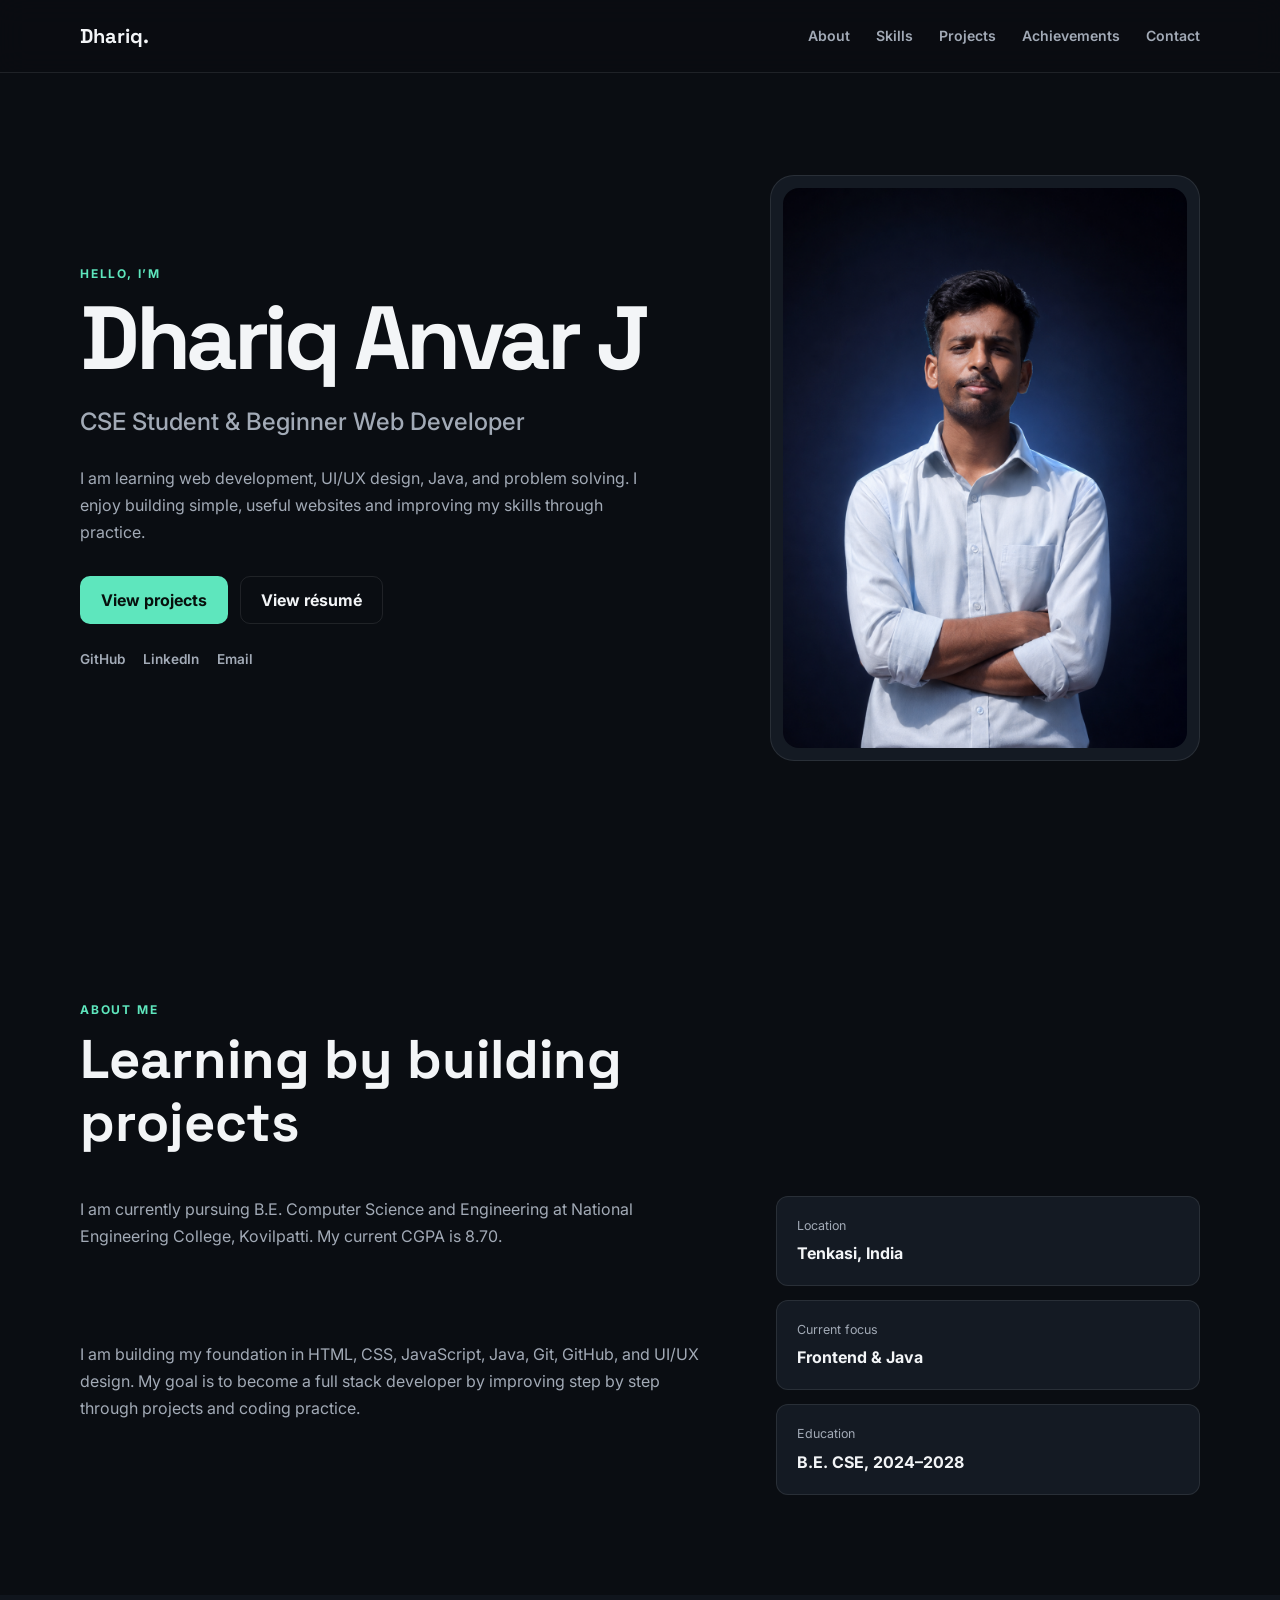
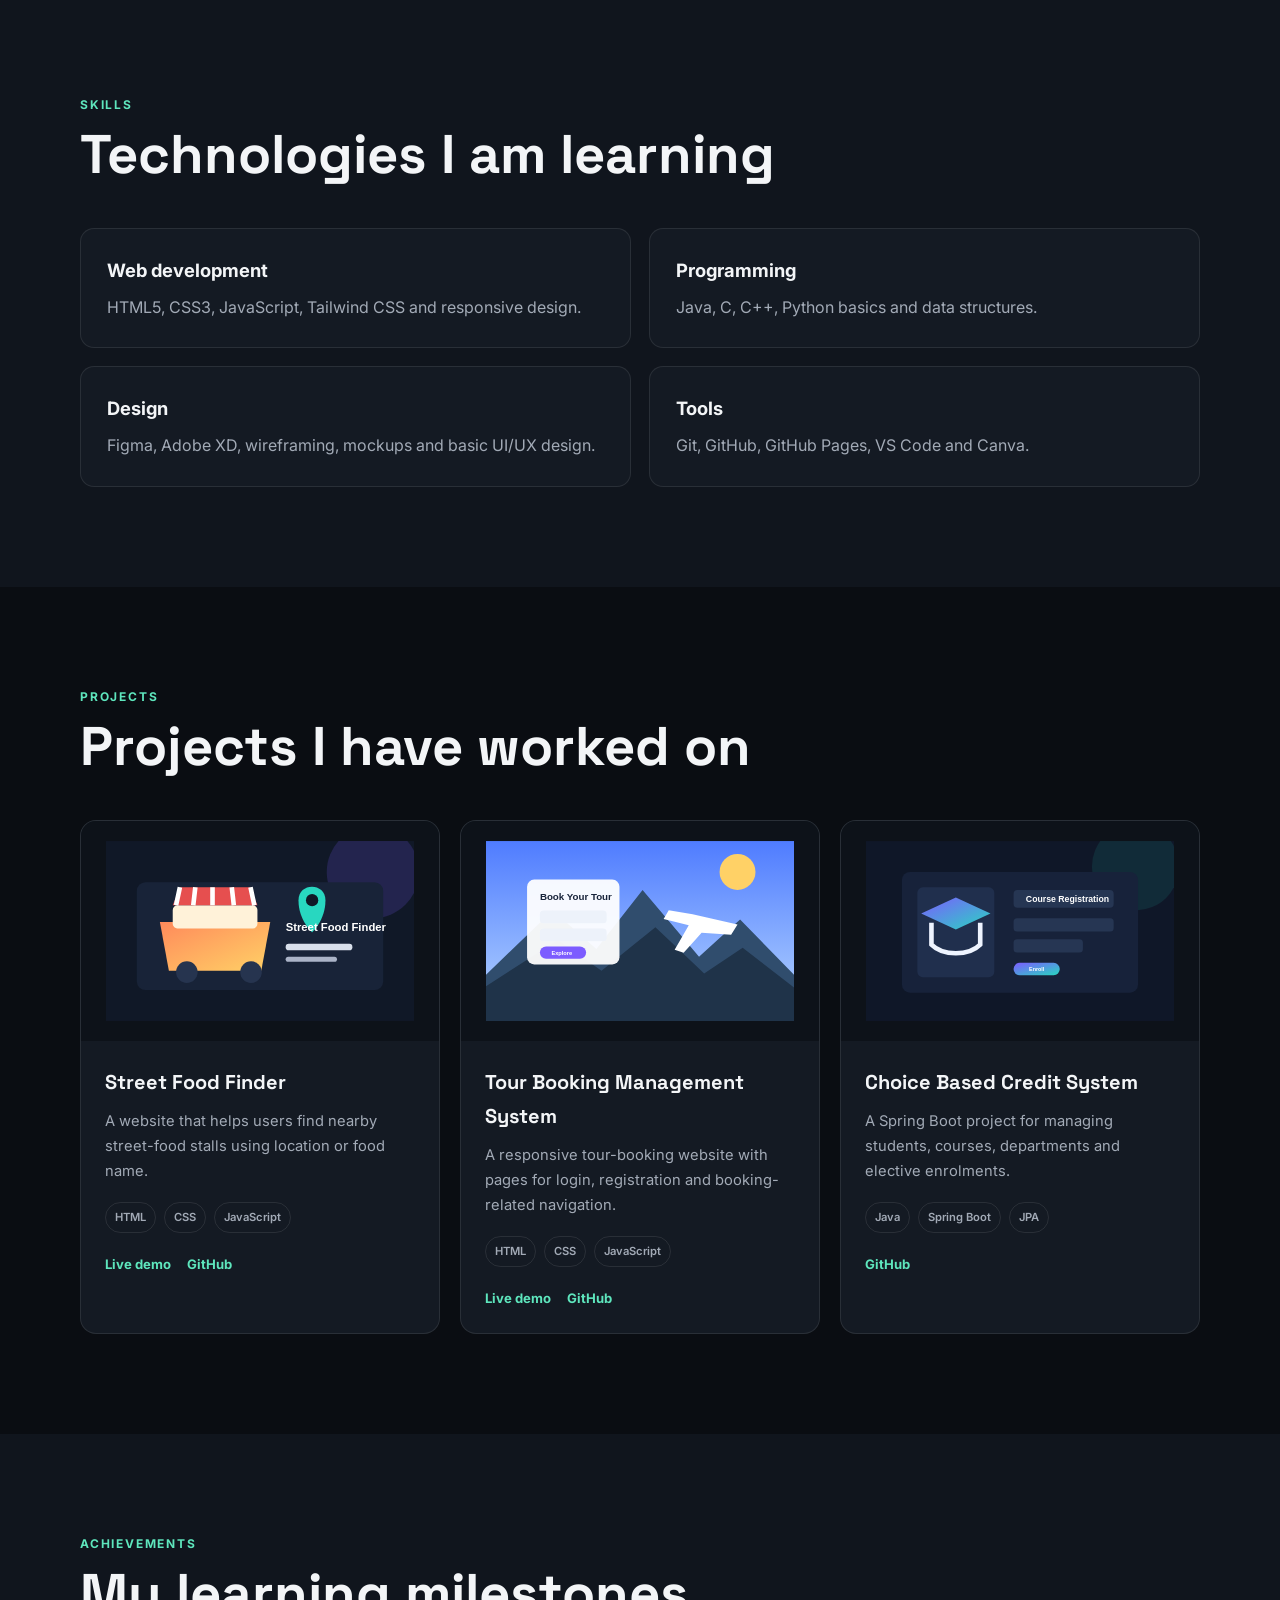
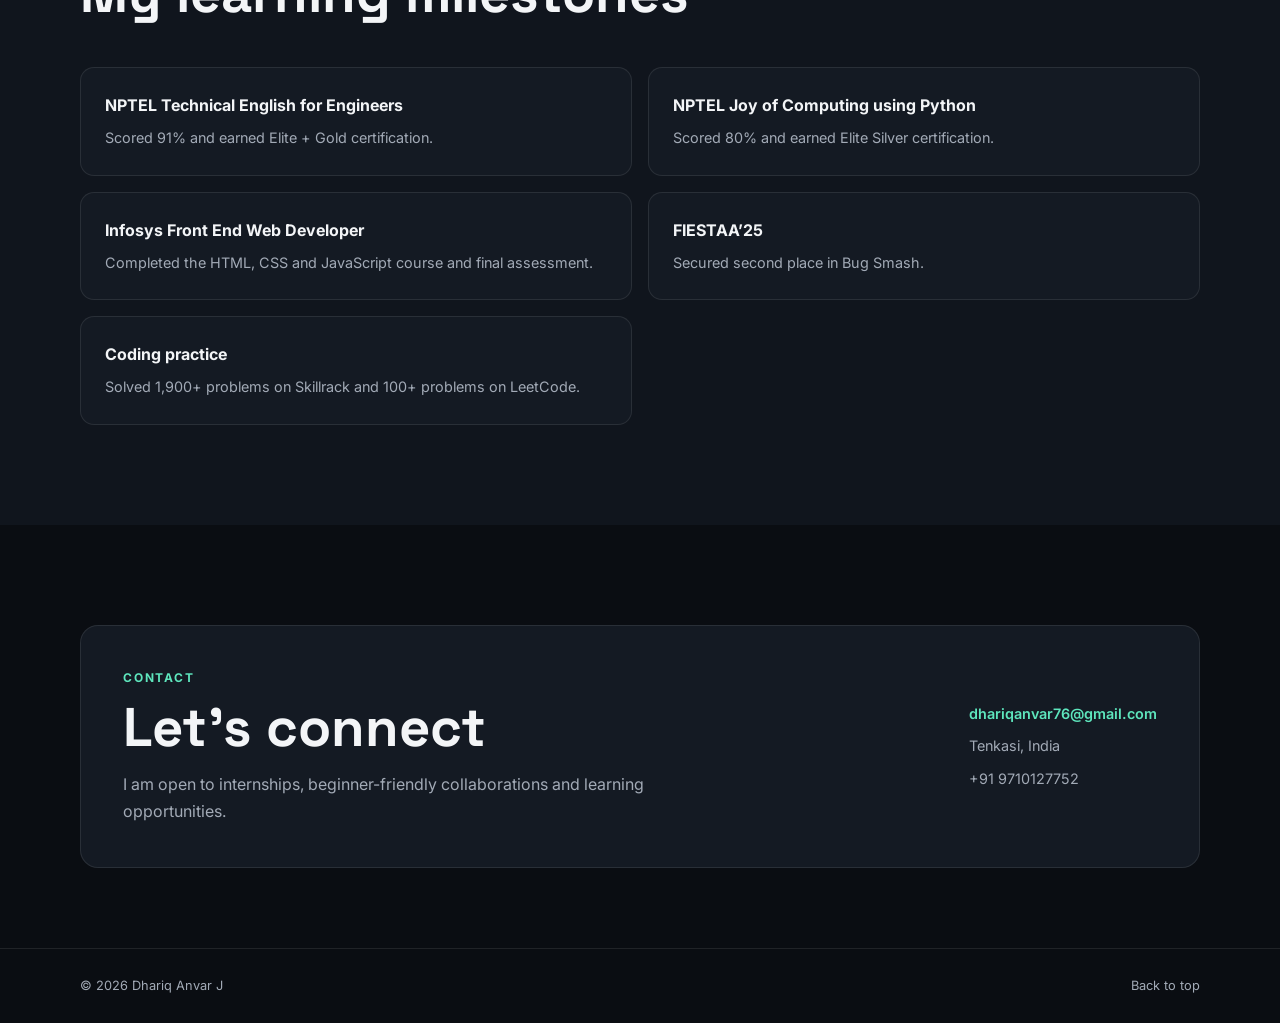
<file: index.html>
<!DOCTYPE html>
<html lang="en">
<head>
  <meta charset="UTF-8">
  <meta name="viewport" content="width=device-width, initial-scale=1.0">
  <meta name="description" content="Portfolio of Dhariq Anvar J, a CSE student learning web development and UI/UX design.">
  <title>Dhariq Anvar J | Portfolio</title>

  <link rel="preconnect" href="https://fonts.googleapis.com">
  <link rel="preconnect" href="https://fonts.gstatic.com" crossorigin>
  <link href="https://fonts.googleapis.com/css2?family=Inter:wght@400;500;600;700&family=Space+Grotesk:wght@600;700&display=swap" rel="stylesheet">

  <link rel="stylesheet" href="css/style.css">
  <script src="js/script.js" defer></script>
</head>
<body>
  <header class="site-header">
    <nav class="navbar container">
      <a class="logo" href="#home">Dhariq.</a>

      <button class="menu-button" type="button" aria-expanded="false" aria-controls="nav-links" aria-label="Open menu">
        <span></span><span></span><span></span>
      </button>

      <ul class="nav-links" id="nav-links">
        <li><a href="#about">About</a></li>
        <li><a href="#skills">Skills</a></li>
        <li><a href="#projects">Projects</a></li>
        <li><a href="#achievements">Achievements</a></li>
        <li><a href="#contact">Contact</a></li>
      </ul>
    </nav>
  </header>

  <main>
    <section class="hero section" id="home">
      <div class="container hero-grid">
        <div class="hero-content">
          <p class="small-label">Hello, I’m</p>
          <h1>Dhariq Anvar J</h1>
          <h2>CSE Student &amp; Beginner Web Developer</h2>

          <p class="hero-text">
            I am learning web development, UI/UX design, Java, and problem solving.
            I enjoy building simple, useful websites and improving my skills through practice.
          </p>

          <div class="hero-buttons">
            <a class="button primary-button" href="#projects">View projects</a>
            <a class="button secondary-button"
               href="assets/resume/Dhariq-Anvar-J-Resume.pdf"
               target="_blank"
               rel="noopener noreferrer">View résumé</a>
          </div>

          <div class="social-links">
            <a href="https://github.com/dhariqanvar-7" target="_blank" rel="noopener noreferrer">GitHub</a>
            <a href="https://www.linkedin.com/" target="_blank" rel="noopener noreferrer">LinkedIn</a>
            <a href="mailto:dhariqanvar76@gmail.com">Email</a>
          </div>
        </div>

        <div class="hero-photo">
          <img src="assets/images/dhariq-anvar-j.png" alt="Dhariq Anvar J">
        </div>
      </div>
    </section>

    <section class="section" id="about">
      <div class="container">
        <div class="section-heading">
          <p class="small-label">About me</p>
          <h2>Learning by building projects</h2>
        </div>

        <div class="about-grid">
          <div class="about-text">
            <p>
              I am currently pursuing B.E. Computer Science and Engineering at National Engineering College,
              Kovilpatti. My current CGPA is 8.70.
            </p>
            <p>
              I am building my foundation in HTML, CSS, JavaScript, Java, Git, GitHub, and UI/UX design.
              My goal is to become a full stack developer by improving step by step through projects and coding practice.
            </p>
          </div>

          <div class="quick-info">
            <div>
              <span>Location</span>
              <strong>Tenkasi, India</strong>
            </div>
            <div>
              <span>Current focus</span>
              <strong>Frontend &amp; Java</strong>
            </div>
            <div>
              <span>Education</span>
              <strong>B.E. CSE, 2024–2028</strong>
            </div>
          </div>
        </div>
      </div>
    </section>

    <section class="section alt-section" id="skills">
      <div class="container">
        <div class="section-heading">
          <p class="small-label">Skills</p>
          <h2>Technologies I am learning</h2>
        </div>

        <div class="skills-grid">
          <article class="skill-card">
            <h3>Web development</h3>
            <p>HTML5, CSS3, JavaScript, Tailwind CSS and responsive design.</p>
          </article>

          <article class="skill-card">
            <h3>Programming</h3>
            <p>Java, C, C++, Python basics and data structures.</p>
          </article>

          <article class="skill-card">
            <h3>Design</h3>
            <p>Figma, Adobe XD, wireframing, mockups and basic UI/UX design.</p>
          </article>

          <article class="skill-card">
            <h3>Tools</h3>
            <p>Git, GitHub, GitHub Pages, VS Code and Canva.</p>
          </article>
        </div>
      </div>
    </section>

    <section class="section" id="projects">
      <div class="container">
        <div class="section-heading">
          <p class="small-label">Projects</p>
          <h2>Projects I have worked on</h2>
        </div>

        <div class="projects-grid">
          <article class="project-card">
            <img src="assets/images/street-food-finder.svg" alt="Street Food Finder project">
            <div class="project-content">
              <h3>Street Food Finder</h3>
              <p>
                A website that helps users find nearby street-food stalls using location or food name.
              </p>
              <div class="tags">
                <span>HTML</span><span>CSS</span><span>JavaScript</span>
              </div>
              <div class="project-links">
                <a href="https://dhariqanvar-7.github.io/Street-Food-Finder/"
                   target="_blank" rel="noopener noreferrer">Live demo</a>
                <a href="https://github.com/dhariqanvar-7/Street-Food-Finder"
                   target="_blank" rel="noopener noreferrer">GitHub</a>
              </div>
            </div>
          </article>

          <article class="project-card">
            <img src="assets/images/tour-booking.svg" alt="Tour Booking Management System project">
            <div class="project-content">
              <h3>Tour Booking Management System</h3>
              <p>
                A responsive tour-booking website with pages for login, registration and booking-related navigation.
              </p>
              <div class="tags">
                <span>HTML</span><span>CSS</span><span>JavaScript</span>
              </div>
              <div class="project-links">
                <a href="https://dhariqanvar-7.github.io/Tour-Booking-Management-System/"
                   target="_blank" rel="noopener noreferrer">Live demo</a>
                <a href="https://github.com/dhariqanvar-7/Tour-Booking-Management-System"
                   target="_blank" rel="noopener noreferrer">GitHub</a>
              </div>
            </div>
          </article>

          <article class="project-card">
            <img src="assets/images/choice-credit-system.svg" alt="Choice Based Credit System project">
            <div class="project-content">
              <h3>Choice Based Credit System</h3>
              <p>
                A Spring Boot project for managing students, courses, departments and elective enrolments.
              </p>
              <div class="tags">
                <span>Java</span><span>Spring Boot</span><span>JPA</span>
              </div>
              <div class="project-links">
                <a href="https://github.com/dhariqanvar-7/Choice-Based-Credit-System"
                   target="_blank" rel="noopener noreferrer">GitHub</a>
              </div>
            </div>
          </article>
        </div>
      </div>
    </section>

    <section class="section alt-section" id="achievements">
      <div class="container">
        <div class="section-heading">
          <p class="small-label">Achievements</p>
          <h2>My learning milestones</h2>
        </div>

        <div class="achievement-list">
          <article>
            <h3>NPTEL Technical English for Engineers</h3>
            <p>Scored 91% and earned Elite + Gold certification.</p>
          </article>

          <article>
            <h3>NPTEL Joy of Computing using Python</h3>
            <p>Scored 80% and earned Elite Silver certification.</p>
          </article>

          <article>
            <h3>Infosys Front End Web Developer</h3>
            <p>Completed the HTML, CSS and JavaScript course and final assessment.</p>
          </article>

          <article>
            <h3>FIESTAA’25</h3>
            <p>Secured second place in Bug Smash.</p>
          </article>

          <article>
            <h3>Coding practice</h3>
            <p>Solved 1,900+ problems on Skillrack and 100+ problems on LeetCode.</p>
          </article>
        </div>
      </div>
    </section>

    <section class="section contact-section" id="contact">
      <div class="container contact-box">
        <div>
          <p class="small-label">Contact</p>
          <h2>Let’s connect</h2>
          <p>
            I am open to internships, beginner-friendly collaborations and learning opportunities.
          </p>
        </div>

        <div class="contact-links">
          <a href="mailto:dhariqanvar76@gmail.com">dhariqanvar76@gmail.com</a>
          <span>Tenkasi, India</span>
          <span>+91 9710127752</span>
        </div>
      </div>
    </section>
  </main>

  <footer>
    <div class="container footer-content">
      <p>© 2026 Dhariq Anvar J</p>
      <a href="#home">Back to top</a>
    </div>
  </footer>
</body>
</html>
</file>
<file: css/style.css>
:root {
  --bg: #0a0d12;
  --bg-soft: #10151d;
  --card: #141a23;
  --text: #f3f5f7;
  --muted: #a2aab6;
  --accent: #5ee6bd;
  --border: rgba(255, 255, 255, 0.09);
  --max-width: 1120px;
}

* {
  box-sizing: border-box;
  margin: 0;
  padding: 0;
}

html {
  scroll-behavior: smooth;
  scroll-padding-top: 85px;
}

body {
  min-width: 320px;
  background: var(--bg);
  color: var(--text);
  font-family: "Inter", sans-serif;
  line-height: 1.7;
}

body.menu-open {
  overflow: hidden;
}

a {
  color: inherit;
  text-decoration: none;
}

img {
  display: block;
  max-width: 100%;
}

button {
  font: inherit;
}

.container {
  width: min(calc(100% - 36px), var(--max-width));
  margin-inline: auto;
}

.site-header {
  position: fixed;
  inset: 0 0 auto;
  z-index: 100;
  border-bottom: 1px solid var(--border);
  background: rgba(10, 13, 18, 0.9);
  backdrop-filter: blur(14px);
}

.navbar {
  min-height: 72px;
  display: flex;
  align-items: center;
  justify-content: space-between;
}

.logo {
  font-family: "Space Grotesk", sans-serif;
  font-size: 1.25rem;
  font-weight: 700;
}

.logo::after {
  content: "";
  color: var(--accent);
}

.nav-links {
  display: flex;
  gap: 26px;
  list-style: none;
}

.nav-links a {
  color: var(--muted);
  font-size: 0.88rem;
  font-weight: 600;
}

.nav-links a:hover {
  color: var(--accent);
}

.menu-button {
  width: 42px;
  height: 42px;
  display: none;
  border: 1px solid var(--border);
  border-radius: 10px;
  background: transparent;
}

.menu-button span {
  width: 19px;
  height: 2px;
  display: block;
  margin: 4px auto;
  background: var(--text);
  transition: 0.2s;
}

.section {
  padding: 100px 0;
}

.alt-section {
  background: var(--bg-soft);
}

.hero {
  min-height: 100vh;
  padding-top: 135px;
  display: grid;
  align-items: center;
}

.hero-grid {
  display: grid;
  grid-template-columns: 1.1fr 0.9fr;
  gap: 70px;
  align-items: center;
}

.small-label {
  color: var(--accent);
  font-size: 0.75rem;
  font-weight: 700;
  letter-spacing: 0.15em;
  text-transform: uppercase;
}

.hero h1 {
  margin-top: 10px;
  font-family: "Space Grotesk", sans-serif;
  font-size: clamp(3.2rem, 7vw, 6rem);
  line-height: 1;
  letter-spacing: -0.05em;
}

.hero h2 {
  margin-top: 18px;
  color: var(--muted);
  font-size: clamp(1.1rem, 2.5vw, 1.5rem);
  font-weight: 500;
}

.hero-text {
  max-width: 640px;
  margin-top: 22px;
  color: var(--muted);
}

.hero-buttons {
  margin-top: 30px;
  display: flex;
  flex-wrap: wrap;
  gap: 12px;
}

.button {
  min-height: 48px;
  padding: 0 20px;
  display: inline-flex;
  align-items: center;
  justify-content: center;
  border: 1px solid transparent;
  border-radius: 10px;
  font-weight: 700;
  transition: transform 0.2s, border-color 0.2s;
}

.button:hover {
  transform: translateY(-2px);
}

.primary-button {
  background: var(--accent);
  color: #07100d;
}

.secondary-button {
  border-color: var(--border);
}

.secondary-button:hover {
  border-color: var(--accent);
}

.social-links {
  margin-top: 24px;
  display: flex;
  gap: 18px;
}

.social-links a {
  color: var(--muted);
  font-size: 0.85rem;
  font-weight: 600;
}

.social-links a:hover {
  color: var(--accent);
}

.hero-photo {
  max-width: 430px;
  justify-self: end;
  padding: 12px;
  border: 1px solid var(--border);
  border-radius: 24px;
  background: var(--card);
}

.hero-photo img {
  width: 100%;
  height: 560px;
  object-fit: cover;
  object-position: 50% 25%;
  border-radius: 16px;
}

.section-heading {
  max-width: 720px;
  margin-bottom: 42px;
}

.section-heading h2,
.contact-box h2 {
  margin-top: 8px;
  font-family: "Space Grotesk", sans-serif;
  font-size: clamp(2rem, 4.5vw, 3.4rem);
  line-height: 1.15;
}

.about-grid {
  display: grid;
  grid-template-columns: 1.2fr 0.8fr;
  gap: 60px;
}

.about-text {
  display: grid;
  gap: 18px;
  color: var(--muted);
}

.quick-info {
  display: grid;
  gap: 14px;
}

.quick-info div {
  padding: 18px 20px;
  border: 1px solid var(--border);
  border-radius: 12px;
  background: var(--card);
}

.quick-info span,
.quick-info strong {
  display: block;
}

.quick-info span {
  color: var(--muted);
  font-size: 0.78rem;
}

.quick-info strong {
  margin-top: 4px;
}

.skills-grid {
  display: grid;
  grid-template-columns: repeat(2, 1fr);
  gap: 18px;
}

.skill-card,
.project-card,
.achievement-list article {
  border: 1px solid var(--border);
  background: var(--card);
}

.skill-card {
  padding: 26px;
  border-radius: 14px;
}

.skill-card h3 {
  font-size: 1.15rem;
}

.skill-card p {
  margin-top: 8px;
  color: var(--muted);
}

.projects-grid {
  display: grid;
  grid-template-columns: repeat(3, 1fr);
  gap: 20px;
}

.project-card {
  overflow: hidden;
  border-radius: 16px;
}

.project-card > img {
  width: 100%;
  height: 220px;
  object-fit: contain;
  padding: 20px;
  background: #0d1219;
}

.project-content {
  padding: 24px;
}

.project-content h3 {
  font-family: "Space Grotesk", sans-serif;
  font-size: 1.25rem;
}

.project-content > p {
  margin-top: 10px;
  color: var(--muted);
  font-size: 0.92rem;
}

.tags {
  margin-top: 18px;
  display: flex;
  flex-wrap: wrap;
  gap: 8px;
}

.tags span {
  padding: 5px 9px;
  border: 1px solid var(--border);
  border-radius: 999px;
  color: var(--muted);
  font-size: 0.7rem;
  font-weight: 600;
}

.project-links {
  margin-top: 20px;
  display: flex;
  gap: 16px;
}

.project-links a {
  color: var(--accent);
  font-size: 0.82rem;
  font-weight: 700;
}

.achievement-list {
  display: grid;
  grid-template-columns: repeat(2, 1fr);
  gap: 16px;
}

.achievement-list article {
  padding: 24px;
  border-radius: 14px;
}

.achievement-list h3 {
  font-size: 1rem;
}

.achievement-list p {
  margin-top: 7px;
  color: var(--muted);
  font-size: 0.9rem;
}

.contact-section {
  padding-bottom: 80px;
}

.contact-box {
  padding: 42px;
  display: flex;
  align-items: center;
  justify-content: space-between;
  gap: 40px;
  border: 1px solid var(--border);
  border-radius: 18px;
  background: var(--card);
}

.contact-box > div:first-child {
  max-width: 620px;
}

.contact-box > div:first-child > p:last-child {
  margin-top: 12px;
  color: var(--muted);
}

.contact-links {
  display: grid;
  gap: 8px;
  color: var(--muted);
  font-size: 0.9rem;
}

.contact-links a {
  color: var(--accent);
  font-weight: 600;
}

footer {
  border-top: 1px solid var(--border);
}

.footer-content {
  min-height: 74px;
  display: flex;
  align-items: center;
  justify-content: space-between;
  color: var(--muted);
  font-size: 0.8rem;
}

.footer-content a:hover {
  color: var(--accent);
}

@media (max-width: 900px) {
  .hero-grid,
  .about-grid {
    grid-template-columns: 1fr;
  }

  .hero-photo {
    justify-self: start;
  }

  .projects-grid {
    grid-template-columns: 1fr;
  }
}

@media (max-width: 720px) {
  .section {
    padding: 78px 0;
  }

  .menu-button {
    display: block;
    position: relative;
    z-index: 2;
  }

  .menu-button.active span:nth-child(1) {
    transform: translateY(6px) rotate(45deg);
  }

  .menu-button.active span:nth-child(2) {
    opacity: 0;
  }

  .menu-button.active span:nth-child(3) {
    transform: translateY(-6px) rotate(-45deg);
  }

  .nav-links {
    position: fixed;
    inset: 0;
    padding: 110px 28px 40px;
    flex-direction: column;
    align-items: flex-start;
    gap: 24px;
    background: rgba(10, 13, 18, 0.98);
    transform: translateX(100%);
    transition: transform 0.25s;
  }

  .nav-links.open {
    transform: translateX(0);
  }

  .nav-links a {
    font-size: 1.25rem;
  }

  .hero {
    min-height: auto;
    padding-top: 120px;
  }

  .hero-photo img {
    height: 480px;
  }

  .skills-grid,
  .achievement-list {
    grid-template-columns: 1fr;
  }

  .contact-box {
    padding: 28px;
    align-items: flex-start;
    flex-direction: column;
  }
}

@media (max-width: 480px) {
  .container {
    width: min(calc(100% - 26px), var(--max-width));
  }

  .hero h1 {
    font-size: clamp(3rem, 16vw, 4.5rem);
  }

  .hero-buttons {
    display: grid;
  }

  .button {
    width: 100%;
  }

  .hero-photo img {
    height: 420px;
  }

  .social-links {
    flex-wrap: wrap;
  }
}
</file>
